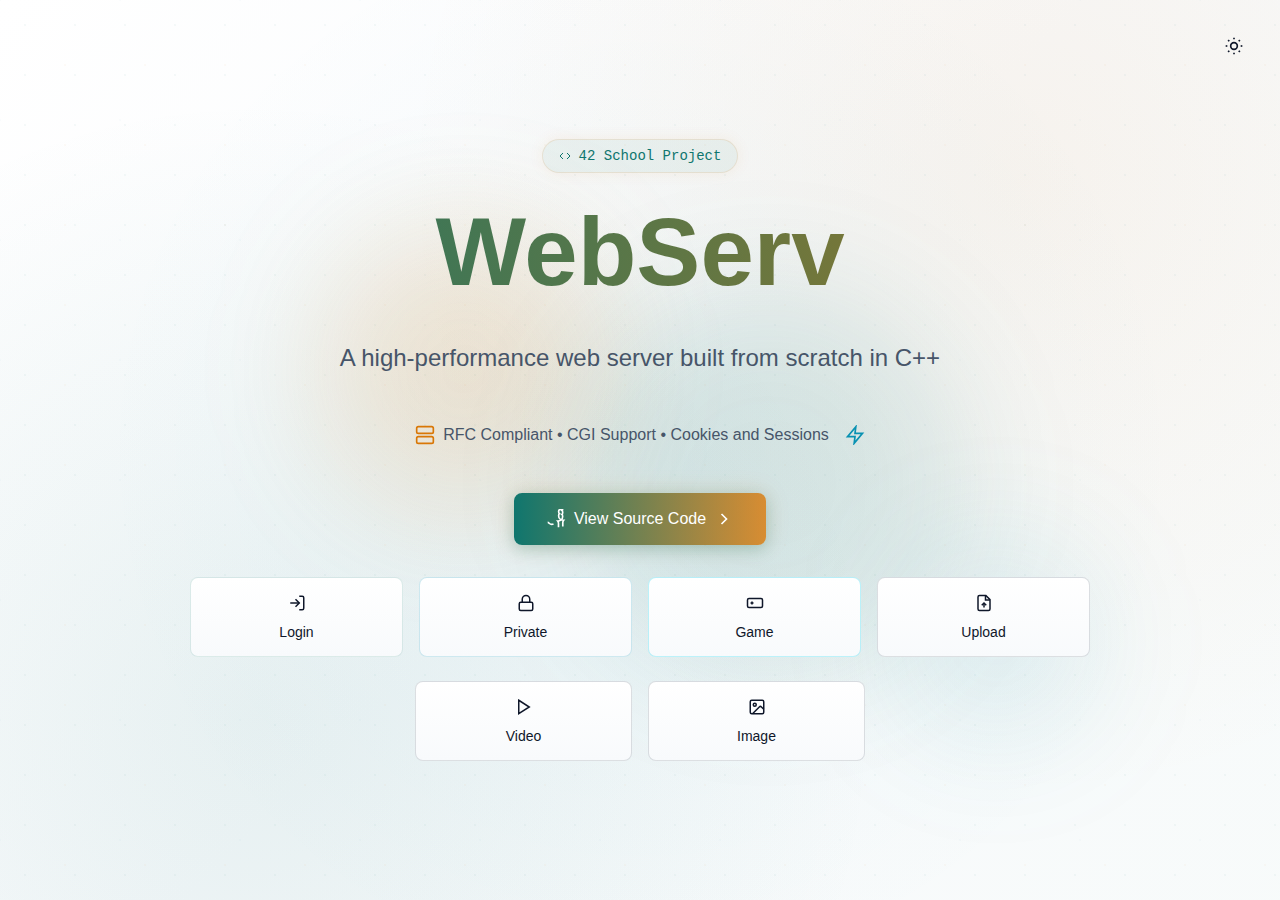
<file: hackerrank-test/home/index.html>
<!DOCTYPE html>
<html lang="en">
<head>
    <meta charset="UTF-8">
    <meta name="viewport" content="width=device-width, initial-scale=1.0">
    <title>WebServ - 42 School Project</title>
    <link rel="stylesheet" href="styles.css">
</head>
<body>
    <div class="container">
        <button class="theme-toggle" id="themeToggle">
            <svg class="sun-icon" width="20" height="20" viewBox="0 0 24 24" fill="none" stroke="currentColor" stroke-width="2">
                <circle cx="12" cy="12" r="4"/>
                <path d="m12 2 0 2"/>
                <path d="m12 20 0 2"/>
                <path d="m4.93 4.93 1.41 1.41"/>
                <path d="m17.66 17.66 1.41 1.41"/>
                <path d="m2 12 2 0"/>
                <path d="m20 12 2 0"/>
                <path d="m6.34 17.66-1.41 1.41"/>
                <path d="m19.07 4.93-1.41 1.41"/>
            </svg>
            <svg class="moon-icon" width="20" height="20" viewBox="0 0 24 24" fill="none" stroke="currentColor" stroke-width="2">
                <path d="M12 3a6 6 0 0 0 9 9 9 9 0 1 1-9-9Z"/>
            </svg>
        </button>

        <div class="background-grid"></div>
        <div class="background-blur blur-1"></div>
        <div class="background-blur blur-2"></div>
        <div class="background-blur blur-3"></div>

        <div class="content">
            <div class="badge">
                <svg width="12" height="12" viewBox="0 0 24 24" fill="none" stroke="currentColor" stroke-width="2">
                    <polyline points="16,18 22,12 16,6"/>
                    <polyline points="8,6 2,12 8,18"/>
                </svg>
                42 School Project
            </div>

            <h1 class="title">WebServ</h1>

            <p class="description">
                A high-performance web server built from scratch in C++
            </p>

            <div class="features">
                <svg width="20" height="20" viewBox="0 0 24 24" fill="none" stroke="currentColor" stroke-width="2">
                    <rect width="20" height="8" x="2" y="2" rx="2" ry="2"/>
                    <rect width="20" height="8" x="2" y="14" rx="2" ry="2"/>
                    <line x1="6" x2="6" y1="6" y2="6.01"/>
                    <line x1="6" x2="6" y1="18" y2="18.01"/>
                </svg>
                <span>RFC Compliant • CGI Support • Cookies and Sessions</span>
                <svg width="20" height="20" viewBox="0 0 24 24" fill="none" stroke="currentColor" stroke-width="2">
                    <polygon points="13,2 3,14 12,14 11,22 21,10 12,10 13,2"/>
                </svg>
            </div>

            <div class="main-button">
                <button class="btn btn-primary" onclick="window.open('https://github.com/olaaroub/Webserver', '_blank')"">
                    <svg width="20" height="20" viewBox="0 0 24 24" fill="none" stroke="currentColor" stroke-width="2">
                        <path d="M15 22v-4a4.8 4.8 0 0 0-1-3.5c3 0 6-2 6-5.5 0-1.1-.35-2.04-1-2.5.7-.4 1.1-1.25 1-2.5 0-1.1-.35-2.04-1-2.5.7-.4 1.1-1.25 1-2.5C20 2.04 19.65 1 19 .5c-.65-.5-1.65-.5-2.5 0-.85.5-1.35 1.54-1.35 2.5 0 1.25.4 2.1 1 2.5-.65.46-1 1.4-1 2.5 0 3.5 3 5.5 6 5.5a4.8 4.8 0 0 0-1 3.5v4"/>
                        <path d="M9 18c-4.51 2-5-2-7-2"/>
                    </svg>
                    View Source Code
                    <svg width="20" height="20" viewBox="0 0 24 24" fill="none" stroke="currentColor" stroke-width="2">
                        <path d="m9 18 6-6-6-6"/>
                    </svg>
                </button>
            </div>

            <div class="button-grid">
                <button class="btn btn-outline btn-login" onclick="window.open('cgi-bin/php/login.php', '_blank')">
                    <svg width="20" height="20" viewBox="0 0 24 24" fill="none" stroke="currentColor" stroke-width="2">
                        <path d="M15 3h4a2 2 0 0 1 2 2v14a2 2 0 0 1-2 2h-4"/>
                        <polyline points="10,17 15,12 10,7"/>
                        <line x1="15" x2="3" y1="12" y2="12"/>
                    </svg>
                    <span>Login</span>
                </button>

                <button class="btn btn-outline btn-private" onclick="window.open('secret/secretFile.html', '_blank')">
                    <svg width="20" height="20" viewBox="0 0 24 24" fill="none" stroke="currentColor" stroke-width="2">
                        <rect width="18" height="11" x="3" y="11" rx="2" ry="2"/>
                        <path d="M7 11V7a5 5 0 0 1 10 0v4"/>
                    </svg>
                    <span>Private</span>
                </button>

                <button class="btn btn-outline btn-game" onclick="window.open('onlineGame', '_blank')">
                    <svg width="20" height="20" viewBox="0 0 24 24" fill="none" stroke="currentColor" stroke-width="2">
                        <line x1="6" x2="10" y1="12" y2="12"/>
                        <line x1="8" x2="8" y1="10" y2="14"/>
                        <line x1="15" x2="15.01" y1="13" y2="13"/>
                        <line x1="18" x2="18.01" y1="11" y2="11"/>
                        <rect width="20" height="12" x="2" y="6" rx="2"/>
                    </svg>
                    <span>Game</span>
                </button>

                <button class="btn btn-outline btn-upload" onclick="window.open('uploads/postTest.html', '_blank')">
                    <svg width="20" height="20" viewBox="0 0 24 24" fill="none" stroke="currentColor" stroke-width="2">
                        <path d="M14.5 2H6a2 2 0 0 0-2 2v16a2 2 0 0 0 2 2h12a2 2 0 0 0 2-2V7.5L14.5 2z"/>
                        <polyline points="14,2 14,8 20,8"/>
                        <line x1="12" x2="12" y1="18" y2="12"/>
                        <polyline points="9,15 12,12 15,15"/>
                    </svg>
                    <span>Upload</span>
                </button>
            </div>

            <div class="button-grid-small">
                <button class="btn btn-outline btn-video" onclick="window.open('videos/win7.mp4', '_blank')">
                    <svg width="20" height="20" viewBox="0 0 24 24" fill="none" stroke="currentColor" stroke-width="2">
                        <polygon points="5,3 19,12 5,21 5,3"/>
                    </svg>
                    <span>Video</span>
                </button>

                <button class="btn btn-outline btn-image" onclick="window.open('/images/image.jpg', '_blank')">
                    <svg width="20" height="20" viewBox="0 0 24 24" fill="none" stroke="currentColor" stroke-width="2">
                        <rect width="18" height="18" x="3" y="3" rx="2" ry="2"/>
                        <circle cx="9" cy="9" r="2"/>
                        <path d="m21 15-3.086-3.086a2 2 0 0 0-2.828 0L6 21"/>
                    </svg>
                    <span>Image</span>
                </button>
            </div>
        </div>
    </div>

    <script src="script.js"></script>
</body>
</html>
</file>
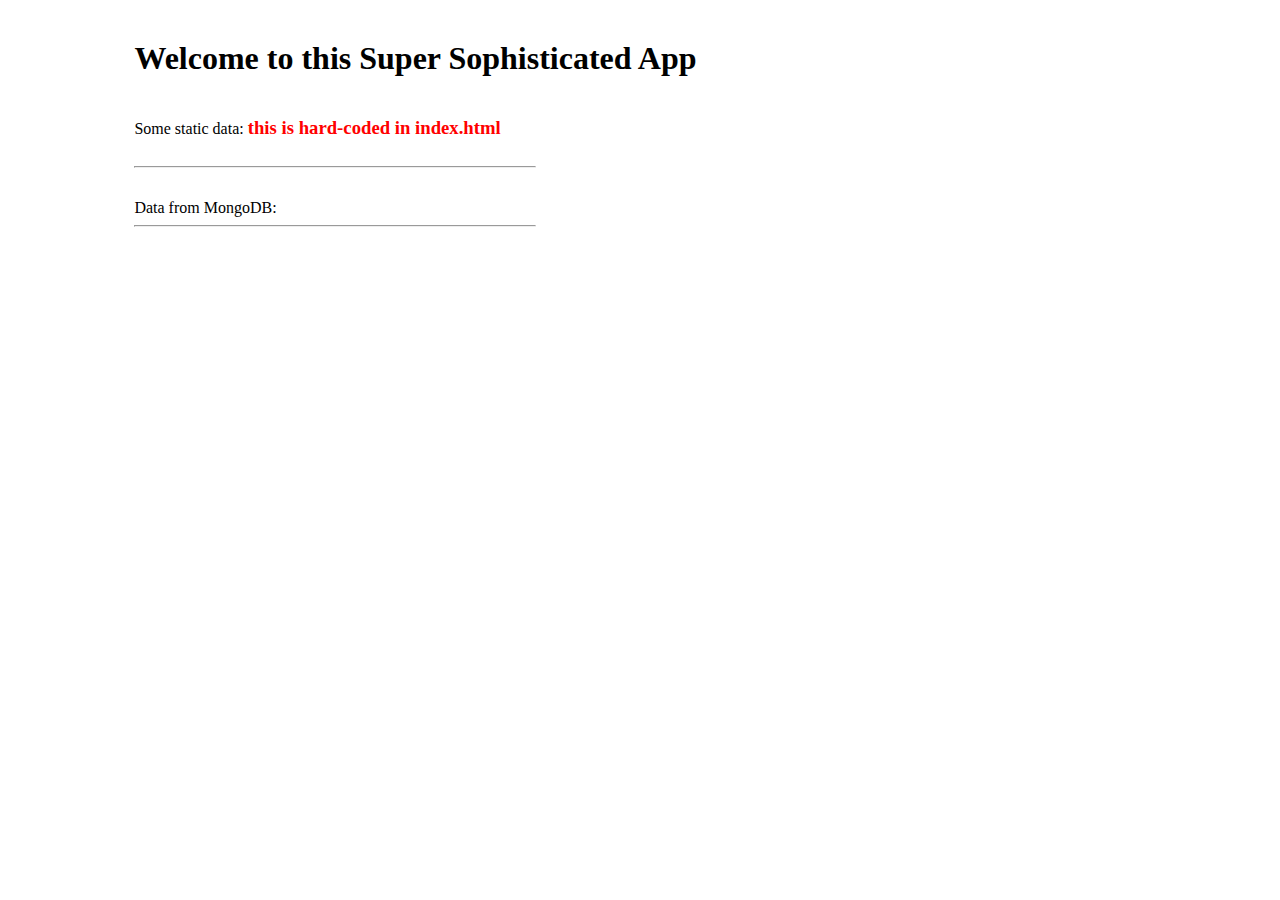
<file: mongo-test/app/index.html>
<html lang="en">
<style>
    .container {
        margin: 40px auto;
        width: 80%;
    }

    hr {
        width: 400px;
        margin-left: 0;
    }
    h3 {
        display: inline-block;
    }
    #static {
        color: red;
    }
    #dynamic {
        color: green;
    }
</style>
<script>
    (async function init() {
        const cont = document.getElementById('container');
        const response = await fetch('http://192.168.110.43:3000/fetch-data', {
            method: "GET",
            headers: {
              'Accept': 'application/json',
              'Content-Type': 'application/json'
            }
        });
        const jsonResponse = await response.json();
        document.getElementById('dynamic').textContent = jsonResponse.data;
    })();
</script>
<body>
    <div class='container' id='container'>
        <h1>Welcome to this Super Sophisticated App</h1>
        <span>Some static data:  </span><h3 id="static">this is hard-coded in index.html</h3>
        <hr />
        <span>Data from MongoDB:  </span><h3 id="dynamic"></h3>
        <hr />
    </div>
</body>
</html>
</file>
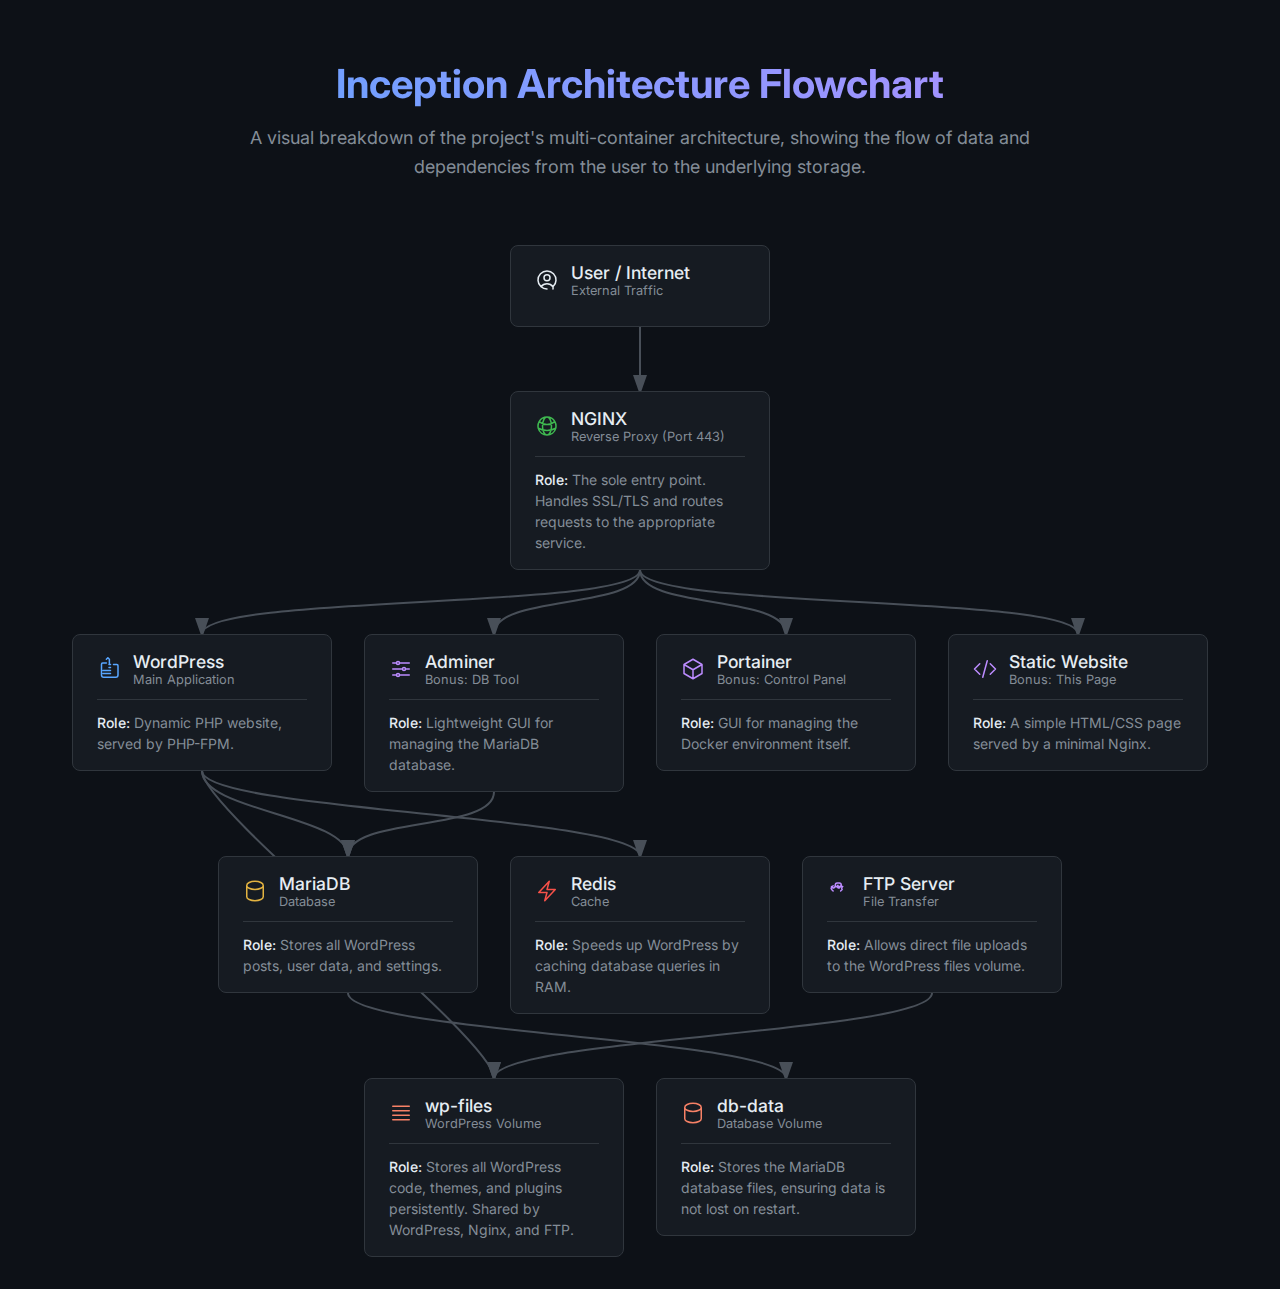
<file: srcs/requirements/bonus/website/tools/app/index.html>
<!DOCTYPE html>
<html lang="en">
<head>
    <meta charset="UTF-8">
    <meta name="viewport" content="width=device-width, initial-scale=1.0">
    <title>Inception Project Flowchart</title>
    <link rel="stylesheet" href="styles.css">
</head>
<body>
    <div class="container">
        <section class="intro-section">
            <h1>Inception Architecture Flowchart</h1>
            <p>A visual breakdown of the project's multi-container architecture, showing the flow of data and dependencies from the user to the underlying storage.</p>
        </section>

        <div class="flowchart" id="flowchart">
            <svg class="svg-canvas" id="svg-canvas">
                <defs>
                    <marker id="arrowhead" markerWidth="10" markerHeight="7" refX="8" refY="3.5" orient="auto">
                        <polygon points="0 0, 10 3.5, 0 7" fill="var(--line-color)" />
                    </marker>
                </defs>
            </svg>

            <!-- Tier 1: User -->
            <div class="flow-row">
                <div id="user" class="service-node">
                    <div class="node-header">
                        <svg class="icon-user" xmlns="http://www.w3.org/2000/svg" fill="none" viewBox="0 0 24 24" stroke-width="1.5" stroke="currentColor"><path stroke-linecap="round" stroke-linejoin="round" d="M17.982 18.725A7.488 7.488 0 0012 15.75a7.488 7.488 0 00-5.982 2.975m11.963 0a9 9 0 10-11.963 0m11.963 0A8.966 8.966 0 0118 21m-6 0a8.966 8.966 0 01-5.982-2.275M15 9.75a3 3 0 11-6 0 3 3 0 016 0z" /></svg>
                        <div class="node-title"><h3>User / Internet</h3><p>External Traffic</p></div>
                    </div>
                </div>
            </div>

            <!-- Tier 2: Entrypoint -->
            <div class="flow-row">
                <div id="nginx" class="service-node">
                     <div class="node-header">
                        <svg class="icon-nginx" xmlns="http://www.w3.org/2000/svg" fill="none" viewBox="0 0 24 24" stroke-width="1.5" stroke="currentColor"><path stroke-linecap="round" stroke-linejoin="round" d="M12 21a9.004 9.004 0 008.716-6.747M12 21a9.004 9.004 0 01-8.716-6.747M12 21c2.485 0 4.5-4.03 4.5-9S14.485 3 12 3m0 18c-2.485 0-4.5-4.03-4.5-9S9.515 3 12 3m0 0a8.997 8.997 0 017.843 4.582M12 3a8.997 8.997 0 00-7.843 4.582m15.686 0A11.953 11.953 0 0112 10.5c-2.998 0-5.74-1.1-7.843-2.918m15.686 0A8.959 8.959 0 0121 12c0 .778-.099 1.533-.284 2.253m0 0A17.919 17.919 0 0112 16.5c-3.162 0-6.133-.815-8.716-2.247m0 0A9.015 9.015 0 013 12c0-1.605.42-3.113 1.157-4.418" /></svg>
                        <div class="node-title"><h3>NGINX</h3><p>Reverse Proxy (Port 443)</p></div>
                    </div>
                    <div class="node-details"><strong>Role:</strong> The sole entry point. Handles SSL/TLS and routes requests to the appropriate service.</div>
                </div>
            </div>

            <!-- Tier 3: Application Layer -->
            <div class="flow-row">
                 <div id="wordpress" class="service-node">
                    <div class="node-header">
                        <svg class="icon-wordpress" xmlns="http://www.w3.org/2000/svg" fill="none" viewBox="0 0 24 24" stroke-width="1.5" stroke="currentColor"><path stroke-linecap="round" stroke-linejoin="round" d="M12 7.5h1.5m-1.5 3h1.5m-7.5 3h7.5m-7.5 3h7.5m3-9h3.375c.621 0 1.125.504 1.125 1.125V18a2.25 2.25 0 01-2.25 2.25H6.75A2.25 2.25 0 014.5 18V7.125c0-.621.504-1.125 1.125-1.125H9.375m3-3.75l-1.5-1.5-1.5 1.5m3 0v4.5" /></svg>
                        <div class="node-title"><h3>WordPress</h3><p>Main Application</p></div>
                    </div>
                     <div class="node-details"><strong>Role:</strong> Dynamic PHP website, served by PHP-FPM.</div>
                </div>
                 <div id="adminer" class="service-node">
                     <div class="node-header">
                         <svg class="icon-bonus" xmlns="http://www.w3.org/2000/svg" fill="none" viewBox="0 0 24 24" stroke-width="1.5" stroke="currentColor"><path stroke-linecap="round" stroke-linejoin="round" d="M10.5 6h9.75M10.5 6a1.5 1.5 0 11-3 0m3 0a1.5 1.5 0 10-3 0M3.75 6H7.5m3 12h9.75m-9.75 0a1.5 1.5 0 01-3 0m3 0a1.5 1.5 0 00-3 0m-3.75 0H7.5m9-6h3.75m-3.75 0a1.5 1.5 0 01-3 0m3 0a1.5 1.5 0 00-3 0m-9.75 0h9.75" /></svg>
                        <div class="node-title"><h3>Adminer</h3><p>Bonus: DB Tool</p></div>
                    </div>
                     <div class="node-details"><strong>Role:</strong> Lightweight GUI for managing the MariaDB database.</div>
                </div>
                 <div id="portainer" class="service-node">
                     <div class="node-header">
                         <svg class="icon-bonus" xmlns="http://www.w3.org/2000/svg" fill="none" viewBox="0 0 24 24" stroke-width="1.5" stroke="currentColor"><path stroke-linecap="round" stroke-linejoin="round" d="M21 7.5l-9-5.25L3 7.5m18 0l-9 5.25m9-5.25v9l-9 5.25M3 7.5l9 5.25M3 7.5v9l9 5.25m0-9v9" /></svg>
                        <div class="node-title"><h3>Portainer</h3><p>Bonus: Control Panel</p></div>
                    </div>
                     <div class="node-details"><strong>Role:</strong> GUI for managing the Docker environment itself.</div>
                </div>
                 <div id="website" class="service-node">
                    <div class="node-header">
                        <svg class="icon-bonus" xmlns="http://www.w3.org/2000/svg" fill="none" viewBox="0 0 24 24" stroke-width="1.5" stroke="currentColor"><path stroke-linecap="round" stroke-linejoin="round" d="M17.25 6.75L22.5 12l-5.25 5.25m-10.5 0L1.5 12l5.25-5.25m7.5-3l-4.5 16.5" /></svg>
                        <div class="node-title"><h3>Static Website</h3><p>Bonus: This Page</p></div>
                    </div>
                     <div class="node-details"><strong>Role:</strong> A simple HTML/CSS page served by a minimal Nginx.</div>
                </div>
            </div>

            <!-- Tier 4: Data & Backend Layer -->
            <div class="flow-row">
                 <div id="mariadb" class="service-node">
                    <div class="node-header">
                        <svg class="icon-mariadb" xmlns="http://www.w3.org/2000/svg" fill="none" viewBox="0 0 24 24" stroke-width="1.5" stroke="currentColor"><path stroke-linecap="round" stroke-linejoin="round" d="M20.25 6.375c0 2.278-3.694 4.125-8.25 4.125S3.75 8.653 3.75 6.375m16.5 0c0-2.278-3.694-4.125-8.25-4.125S3.75 4.097 3.75 6.375m16.5 0v11.25c0 2.278-3.694 4.125-8.25 4.125s-8.25-1.847-8.25-4.125V6.375" /></svg>
                        <div class="node-title"><h3>MariaDB</h3><p>Database</p></div>
                    </div>
                     <div class="node-details"><strong>Role:</strong> Stores all WordPress posts, user data, and settings.</div>
                </div>
                 <div id="redis" class="service-node">
                    <div class="node-header">
                         <svg class="icon-redis" xmlns="http://www.w3.org/2000/svg" fill="none" viewBox="0 0 24 24" stroke-width="1.5" stroke="currentColor"><path stroke-linecap="round" stroke-linejoin="round" d="M3.75 13.5l10.5-11.25L12 10.5h8.25L9.75 21.75 12 13.5H3.75z" /></svg>
                        <div class="node-title"><h3>Redis</h3><p>Cache</p></div>
                    </div>
                     <div class="node-details"><strong>Role:</strong> Speeds up WordPress by caching database queries in RAM.</div>
                </div>
                 <div id="ftp" class="service-node">
                    <div class="node-header">
                        <svg class="icon-bonus" xmlns="http://www.w3.org/2000/svg" fill="none" viewBox="0 0 24 24" stroke-width="1.5" stroke="currentColor"><path stroke-linecap="round" stroke-linejoin="round" d="M8.25 7.5V6.108c0-1.135.845-2.098 1.976-2.192.353-.026.692-.026 1.04 0 .348.026.692.026 1.04 0 1.131.094 1.976 1.057 1.976 2.192V7.5M8.25 7.5h7.5m-7.5 0l-1.096 1.096a1.125 1.125 0 01-1.591 0l-1.096-1.096M8.25 7.5a1.125 1.125 0 001.591 0l1.096-1.096m-1.096 1.096l1.096 1.096a1.125 1.125 0 001.591 0l1.096-1.096m-7.5 4.5l-1.538-1.538a1.5 1.5 0 010-2.121l1.538-1.538m7.5 0l1.538 1.538a1.5 1.5 0 000 2.121l-1.538 1.538" /></svg>
                        <div class="node-title"><h3>FTP Server</h3><p>File Transfer</p></div>
                    </div>
                     <div class="node-details"><strong>Role:</strong> Allows direct file uploads to the WordPress files volume.</div>
                </div>
            </div>

            <!-- Tier 5: Storage Layer -->
            <div class="flow-row">
                <div id="wp-files" class="service-node">
                    <div class="node-header">
                        <svg class="icon-volume" xmlns="http://www.w3.org/2000/svg" fill="none" viewBox="0 0 24 24" stroke-width="1.5" stroke="currentColor"><path stroke-linecap="round" stroke-linejoin="round" d="M3.75 9.75h16.5m-16.5 4.5h16.5m-16.5 4.5h16.5m-16.5-13.5h16.5" /></svg>
                        <div class="node-title"><h3>wp-files</h3><p>WordPress Volume</p></div>
                    </div>
                    <div class="node-details"><strong>Role:</strong> Stores all WordPress code, themes, and plugins persistently. Shared by WordPress, Nginx, and FTP.</div>
                </div>
                <div id="db-data" class="service-node">
                     <div class="node-header">
                        <svg class="icon-volume" xmlns="http://www.w3.org/2000/svg" fill="none" viewBox="0 0 24 24" stroke-width="1.5" stroke="currentColor"><path stroke-linecap="round" stroke-linejoin="round" d="M20.25 6.375c0 2.278-3.694 4.125-8.25 4.125S3.75 8.653 3.75 6.375m16.5 0c0-2.278-3.694-4.125-8.25-4.125S3.75 4.097 3.75 6.375m16.5 0v11.25c0 2.278-3.694 4.125-8.25 4.125s-8.25-1.847-8.25-4.125V6.375" /></svg>
                        <div class="node-title"><h3>db-data</h3><p>Database Volume</p></div>
                    </div>
                     <div class="node-details"><strong>Role:</strong> Stores the MariaDB database files, ensuring data is not lost on restart.</div>
                </div>
            </div>
        </div>

        <!-- <p class="footer">Built by olaaroub</p> -->
    </div>
    <script src="script.js"></script>

</body>
</html>
</file>
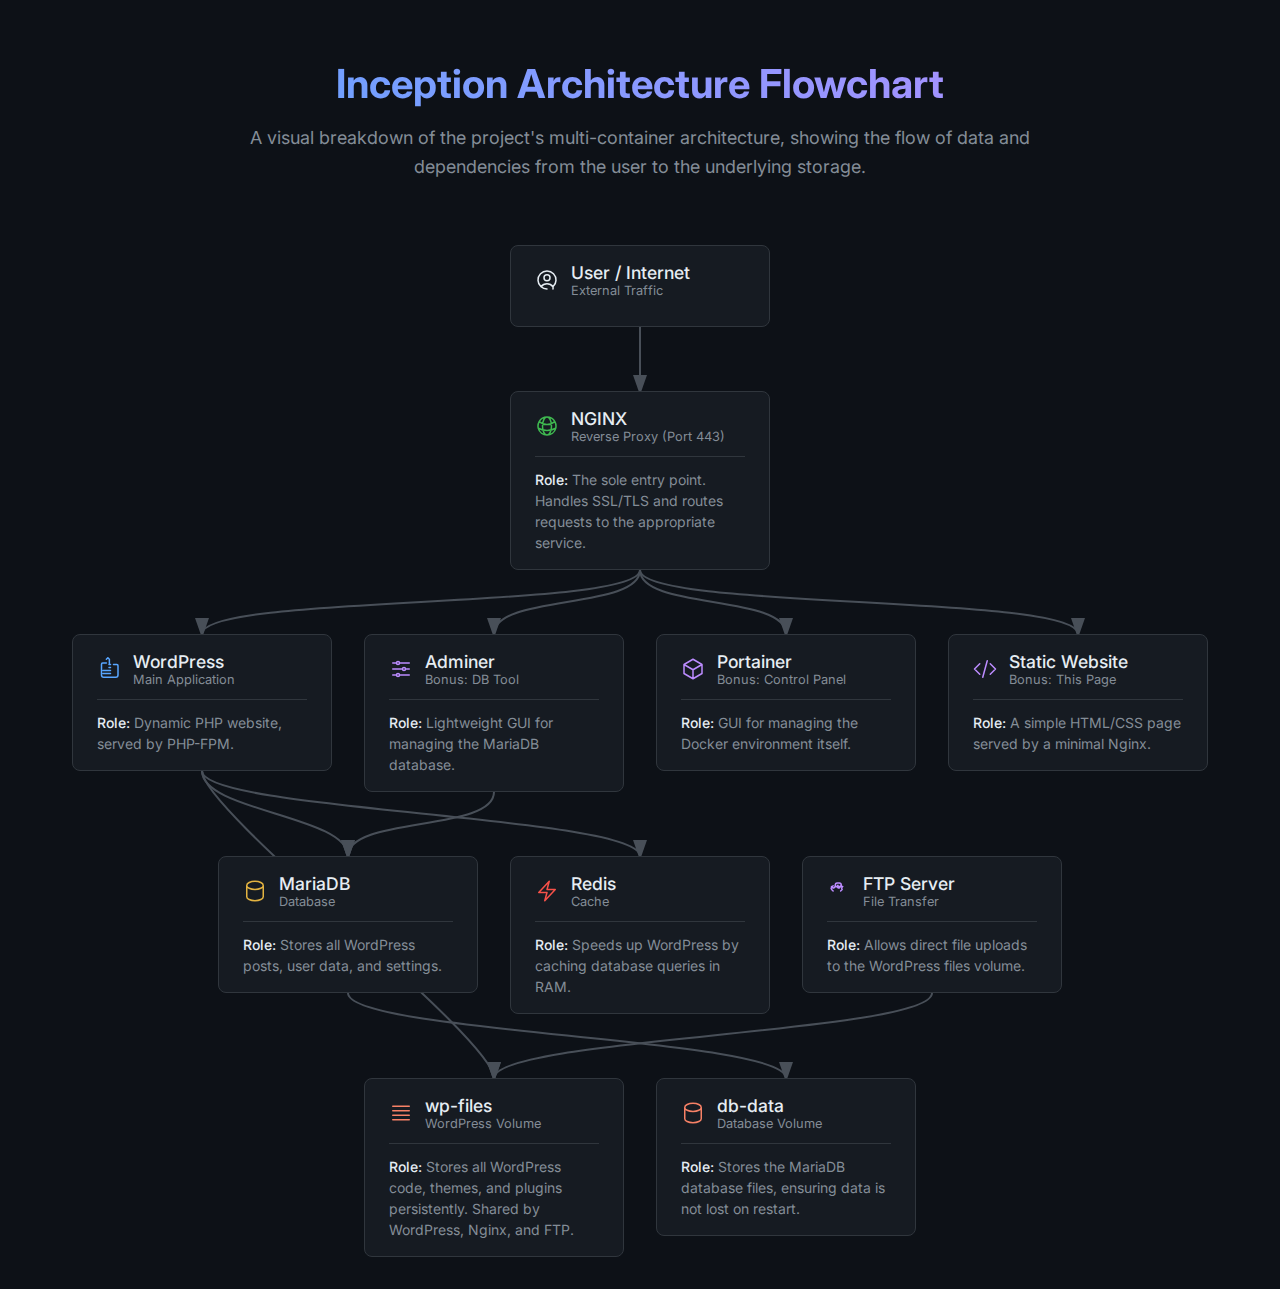
<file: srcs/requirements/bonus/website/tools/page.html>
<!DOCTYPE html>
<html lang="en">
<head>
    <meta charset="UTF-8">
    <meta name="viewport" content="width=device-width, initial-scale=1.0">
    <title>Inception Project Flowchart</title>
    <style>
        @import url('https://fonts.googleapis.com/css2?family=Inter:wght@400;500;700&display=swap');

        :root {
            --bg-dark: #0D1117;
            --bg-medium: #161B22;
            --border-color: #30363D;
            --text-primary: #E6EDF3;
            --text-secondary: #848D97;
            --accent-blue: #58A6FF;
            --accent-green: #3FB950;
            --accent-yellow: #E3B341;
            --accent-red: #F85149;
            --accent-purple: #BC8CFF;
            --accent-orange: #F78166;
            --line-color: #484F58;
        }

        *, *::before, *::after {
            box-sizing: border-box;
        }

        body {
            font-family: 'Inter', sans-serif;
            background-color: var(--bg-dark);
            color: var(--text-primary);
            margin: 0;
            padding: 2rem;
            min-height: 100vh;
        }

        .container {
            max-width: 1400px;
            margin: 0 auto;
            text-align: center;
        }

        .intro-section h1 {
            font-size: 2.5rem;
            margin-bottom: 1rem;
            background: linear-gradient(45deg, var(--accent-blue), var(--accent-purple));
            -webkit-background-clip: text;
            -webkit-text-fill-color: transparent;
        }

        .intro-section p {
            font-size: 1.125rem;
            color: var(--text-secondary);
            line-height: 1.6;
            max-width: 800px;
            margin: 0 auto 4rem auto;
        }

        .flowchart {
            display: flex;
            flex-direction: column;
            align-items: center;
            gap: 4rem;
            position: relative;
        }

        .flow-row {
            display: flex;
            justify-content: center;
            align-items: flex-start;
            gap: 2rem;
            width: 100%;
            flex-wrap: wrap;
        }

        .service-node {
            background-color: var(--bg-medium);
            border: 1px solid var(--border-color);
            border-radius: 8px;
            padding: 1rem 1.5rem;
            width: 260px;
            text-align: left;
            transition: transform 0.2s ease, box-shadow 0.2s ease;
        }

        .service-node:hover {
            transform: translateY(-5px);
            box-shadow: 0 8px 25px rgba(0,0,0,0.3);
            border-color: var(--accent-blue);
        }

        .node-header {
            display: flex;
            align-items: center;
            gap: 0.75rem;
            margin-bottom: 0.75rem;
        }

        .node-header svg {
            width: 24px;
            height: 24px;
            flex-shrink: 0;
        }

        .node-title h3 {
            margin: 0;
            font-size: 1.1rem;
            font-weight: 500;
        }
        .node-title p {
            margin: 0;
            font-size: 0.8rem;
            color: var(--text-secondary);
        }

        .node-details {
            font-size: 0.875rem;
            color: var(--text-secondary);
            line-height: 1.5;
            border-top: 1px solid var(--border-color);
            padding-top: 0.75rem;
        }

        .node-details strong {
            color: var(--text-primary);
            font-weight: 500;
        }

        .svg-canvas {
            position: absolute;
            top: 0;
            left: 0;
            width: 100%;
            height: 100%;
            z-index: -1;
            pointer-events: none;
            overflow: visible;
        }

        .connector-line {
            stroke: var(--line-color);
            stroke-width: 2;
            fill: none;
            marker-end: url(#arrowhead);
        }

        .footer {
            margin-top: 5rem;
            color: var(--text-secondary);
        }

        /* Icon Colors */
        .icon-user { color: var(--text-primary); }
        .icon-nginx { color: var(--accent-green); }
        .icon-wordpress { color: var(--accent-blue); }
        .icon-mariadb { color: var(--accent-yellow); }
        .icon-redis { color: var(--accent-red); }
        .icon-bonus { color: var(--accent-purple); }
        .icon-volume { color: var(--accent-orange); }

        @media (max-width: 900px) {
            .svg-canvas {
                display: none;
            }
            .flow-row {
                flex-direction: column;
                align-items: center;
                gap: 1.5rem;
            }
            .flowchart {
                gap: 2rem;
            }
        }
    </style>
</head>
<body>
    <div class="container">
        <section class="intro-section">
            <h1>Inception Architecture Flowchart</h1>
            <p>A visual breakdown of the project's multi-container architecture, showing the flow of data and dependencies from the user to the underlying storage.</p>
        </section>

        <div class="flowchart" id="flowchart">
            <svg class="svg-canvas" id="svg-canvas">
                <defs>
                    <marker id="arrowhead" markerWidth="10" markerHeight="7" refX="8" refY="3.5" orient="auto">
                        <polygon points="0 0, 10 3.5, 0 7" fill="var(--line-color)" />
                    </marker>
                </defs>
            </svg>

            <!-- Tier 1: User -->
            <div class="flow-row">
                <div id="user" class="service-node">
                    <div class="node-header">
                        <svg class="icon-user" xmlns="http://www.w3.org/2000/svg" fill="none" viewBox="0 0 24 24" stroke-width="1.5" stroke="currentColor"><path stroke-linecap="round" stroke-linejoin="round" d="M17.982 18.725A7.488 7.488 0 0012 15.75a7.488 7.488 0 00-5.982 2.975m11.963 0a9 9 0 10-11.963 0m11.963 0A8.966 8.966 0 0118 21m-6 0a8.966 8.966 0 01-5.982-2.275M15 9.75a3 3 0 11-6 0 3 3 0 016 0z" /></svg>
                        <div class="node-title"><h3>User / Internet</h3><p>External Traffic</p></div>
                    </div>
                </div>
            </div>

            <!-- Tier 2: Entrypoint -->
            <div class="flow-row">
                <div id="nginx" class="service-node">
                     <div class="node-header">
                        <svg class="icon-nginx" xmlns="http://www.w3.org/2000/svg" fill="none" viewBox="0 0 24 24" stroke-width="1.5" stroke="currentColor"><path stroke-linecap="round" stroke-linejoin="round" d="M12 21a9.004 9.004 0 008.716-6.747M12 21a9.004 9.004 0 01-8.716-6.747M12 21c2.485 0 4.5-4.03 4.5-9S14.485 3 12 3m0 18c-2.485 0-4.5-4.03-4.5-9S9.515 3 12 3m0 0a8.997 8.997 0 017.843 4.582M12 3a8.997 8.997 0 00-7.843 4.582m15.686 0A11.953 11.953 0 0112 10.5c-2.998 0-5.74-1.1-7.843-2.918m15.686 0A8.959 8.959 0 0121 12c0 .778-.099 1.533-.284 2.253m0 0A17.919 17.919 0 0112 16.5c-3.162 0-6.133-.815-8.716-2.247m0 0A9.015 9.015 0 013 12c0-1.605.42-3.113 1.157-4.418" /></svg>
                        <div class="node-title"><h3>NGINX</h3><p>Reverse Proxy (Port 443)</p></div>
                    </div>
                    <div class="node-details"><strong>Role:</strong> The sole entry point. Handles SSL/TLS and routes requests to the appropriate service.</div>
                </div>
            </div>

            <!-- Tier 3: Application Layer -->
            <div class="flow-row">
                 <div id="wordpress" class="service-node">
                    <div class="node-header">
                        <svg class="icon-wordpress" xmlns="http://www.w3.org/2000/svg" fill="none" viewBox="0 0 24 24" stroke-width="1.5" stroke="currentColor"><path stroke-linecap="round" stroke-linejoin="round" d="M12 7.5h1.5m-1.5 3h1.5m-7.5 3h7.5m-7.5 3h7.5m3-9h3.375c.621 0 1.125.504 1.125 1.125V18a2.25 2.25 0 01-2.25 2.25H6.75A2.25 2.25 0 014.5 18V7.125c0-.621.504-1.125 1.125-1.125H9.375m3-3.75l-1.5-1.5-1.5 1.5m3 0v4.5" /></svg>
                        <div class="node-title"><h3>WordPress</h3><p>Main Application</p></div>
                    </div>
                     <div class="node-details"><strong>Role:</strong> Dynamic PHP website, served by PHP-FPM.</div>
                </div>
                 <div id="adminer" class="service-node">
                     <div class="node-header">
                         <svg class="icon-bonus" xmlns="http://www.w3.org/2000/svg" fill="none" viewBox="0 0 24 24" stroke-width="1.5" stroke="currentColor"><path stroke-linecap="round" stroke-linejoin="round" d="M10.5 6h9.75M10.5 6a1.5 1.5 0 11-3 0m3 0a1.5 1.5 0 10-3 0M3.75 6H7.5m3 12h9.75m-9.75 0a1.5 1.5 0 01-3 0m3 0a1.5 1.5 0 00-3 0m-3.75 0H7.5m9-6h3.75m-3.75 0a1.5 1.5 0 01-3 0m3 0a1.5 1.5 0 00-3 0m-9.75 0h9.75" /></svg>
                        <div class="node-title"><h3>Adminer</h3><p>Bonus: DB Tool</p></div>
                    </div>
                     <div class="node-details"><strong>Role:</strong> Lightweight GUI for managing the MariaDB database.</div>
                </div>
                 <div id="portainer" class="service-node">
                     <div class="node-header">
                         <svg class="icon-bonus" xmlns="http://www.w3.org/2000/svg" fill="none" viewBox="0 0 24 24" stroke-width="1.5" stroke="currentColor"><path stroke-linecap="round" stroke-linejoin="round" d="M21 7.5l-9-5.25L3 7.5m18 0l-9 5.25m9-5.25v9l-9 5.25M3 7.5l9 5.25M3 7.5v9l9 5.25m0-9v9" /></svg>
                        <div class="node-title"><h3>Portainer</h3><p>Bonus: Control Panel</p></div>
                    </div>
                     <div class="node-details"><strong>Role:</strong> GUI for managing the Docker environment itself.</div>
                </div>
                 <div id="website" class="service-node">
                    <div class="node-header">
                        <svg class="icon-bonus" xmlns="http://www.w3.org/2000/svg" fill="none" viewBox="0 0 24 24" stroke-width="1.5" stroke="currentColor"><path stroke-linecap="round" stroke-linejoin="round" d="M17.25 6.75L22.5 12l-5.25 5.25m-10.5 0L1.5 12l5.25-5.25m7.5-3l-4.5 16.5" /></svg>
                        <div class="node-title"><h3>Static Website</h3><p>Bonus: This Page</p></div>
                    </div>
                     <div class="node-details"><strong>Role:</strong> A simple HTML/CSS page served by a minimal Nginx.</div>
                </div>
            </div>

            <!-- Tier 4: Data & Backend Layer -->
            <div class="flow-row">
                 <div id="mariadb" class="service-node">
                    <div class="node-header">
                        <svg class="icon-mariadb" xmlns="http://www.w3.org/2000/svg" fill="none" viewBox="0 0 24 24" stroke-width="1.5" stroke="currentColor"><path stroke-linecap="round" stroke-linejoin="round" d="M20.25 6.375c0 2.278-3.694 4.125-8.25 4.125S3.75 8.653 3.75 6.375m16.5 0c0-2.278-3.694-4.125-8.25-4.125S3.75 4.097 3.75 6.375m16.5 0v11.25c0 2.278-3.694 4.125-8.25 4.125s-8.25-1.847-8.25-4.125V6.375" /></svg>
                        <div class="node-title"><h3>MariaDB</h3><p>Database</p></div>
                    </div>
                     <div class="node-details"><strong>Role:</strong> Stores all WordPress posts, user data, and settings.</div>
                </div>
                 <div id="redis" class="service-node">
                    <div class="node-header">
                         <svg class="icon-redis" xmlns="http://www.w3.org/2000/svg" fill="none" viewBox="0 0 24 24" stroke-width="1.5" stroke="currentColor"><path stroke-linecap="round" stroke-linejoin="round" d="M3.75 13.5l10.5-11.25L12 10.5h8.25L9.75 21.75 12 13.5H3.75z" /></svg>
                        <div class="node-title"><h3>Redis</h3><p>Cache</p></div>
                    </div>
                     <div class="node-details"><strong>Role:</strong> Speeds up WordPress by caching database queries in RAM.</div>
                </div>
                 <div id="ftp" class="service-node">
                    <div class="node-header">
                        <svg class="icon-bonus" xmlns="http://www.w3.org/2000/svg" fill="none" viewBox="0 0 24 24" stroke-width="1.5" stroke="currentColor"><path stroke-linecap="round" stroke-linejoin="round" d="M8.25 7.5V6.108c0-1.135.845-2.098 1.976-2.192.353-.026.692-.026 1.04 0 .348.026.692.026 1.04 0 1.131.094 1.976 1.057 1.976 2.192V7.5M8.25 7.5h7.5m-7.5 0l-1.096 1.096a1.125 1.125 0 01-1.591 0l-1.096-1.096M8.25 7.5a1.125 1.125 0 001.591 0l1.096-1.096m-1.096 1.096l1.096 1.096a1.125 1.125 0 001.591 0l1.096-1.096m-7.5 4.5l-1.538-1.538a1.5 1.5 0 010-2.121l1.538-1.538m7.5 0l1.538 1.538a1.5 1.5 0 000 2.121l-1.538 1.538" /></svg>
                        <div class="node-title"><h3>FTP Server</h3><p>File Transfer</p></div>
                    </div>
                     <div class="node-details"><strong>Role:</strong> Allows direct file uploads to the WordPress files volume.</div>
                </div>
            </div>

            <!-- Tier 5: Storage Layer -->
            <div class="flow-row">
                <div id="wp-files" class="service-node">
                    <div class="node-header">
                        <svg class="icon-volume" xmlns="http://www.w3.org/2000/svg" fill="none" viewBox="0 0 24 24" stroke-width="1.5" stroke="currentColor"><path stroke-linecap="round" stroke-linejoin="round" d="M3.75 9.75h16.5m-16.5 4.5h16.5m-16.5 4.5h16.5m-16.5-13.5h16.5" /></svg>
                        <div class="node-title"><h3>wp-files</h3><p>WordPress Volume</p></div>
                    </div>
                    <div class="node-details"><strong>Role:</strong> Stores all WordPress code, themes, and plugins persistently. Shared by WordPress, Nginx, and FTP.</div>
                </div>
                <div id="db-data" class="service-node">
                     <div class="node-header">
                        <svg class="icon-volume" xmlns="http://www.w3.org/2000/svg" fill="none" viewBox="0 0 24 24" stroke-width="1.5" stroke="currentColor"><path stroke-linecap="round" stroke-linejoin="round" d="M20.25 6.375c0 2.278-3.694 4.125-8.25 4.125S3.75 8.653 3.75 6.375m16.5 0c0-2.278-3.694-4.125-8.25-4.125S3.75 4.097 3.75 6.375m16.5 0v11.25c0 2.278-3.694 4.125-8.25 4.125s-8.25-1.847-8.25-4.125V6.375" /></svg>
                        <div class="node-title"><h3>db-data</h3><p>Database Volume</p></div>
                    </div>
                     <div class="node-details"><strong>Role:</strong> Stores the MariaDB database files, ensuring data is not lost on restart.</div>
                </div>
            </div>
        </div>

        <!-- <p class="footer">Built by olaaroub</p> -->
    </div>

    <script>
        function drawConnections() {
            const svg = document.getElementById('svg-canvas');
            const flowchart = document.getElementById('flowchart');
            // Clear previous lines
            svg.innerHTML = svg.querySelector('defs').outerHTML;

            if (window.innerWidth <= 900) return;

            const connections = [
                ['user', 'nginx'],
                ['nginx', 'wordpress'], ['nginx', 'adminer'], ['nginx', 'portainer'], ['nginx', 'website'],
                ['wordpress', 'mariadb'], ['wordpress', 'redis'],
                ['adminer', 'mariadb'],
                ['wordpress', 'wp-files'], ['ftp', 'wp-files'],
                ['mariadb', 'db-data']
            ];

            const flowchartRect = flowchart.getBoundingClientRect();

            connections.forEach(([fromId, toId]) => {
                const fromEl = document.getElementById(fromId);
                const toEl = document.getElementById(toId);
                if (!fromEl || !toEl) return;

                const fromRect = fromEl.getBoundingClientRect();
                const toRect = toEl.getBoundingClientRect();

                const x1 = (fromRect.left + fromRect.width / 2) - flowchartRect.left;
                const y1 = fromRect.bottom - flowchartRect.top;
                const x2 = (toRect.left + toRect.width / 2) - flowchartRect.left;
                const y2 = toRect.top - flowchartRect.top;

                const line = document.createElementNS('http://www.w3.org/2000/svg', 'path');
                const d = `M ${x1} ${y1} C ${x1} ${y1 + 40}, ${x2} ${y2 - 40}, ${x2} ${y2}`;
                line.setAttribute('d', d);
                line.setAttribute('class', 'connector-line');
                svg.appendChild(line);
            });
        }

        window.addEventListener('load', drawConnections);
        window.addEventListener('resize', drawConnections);
    </script>
</body>
</html>
</file>
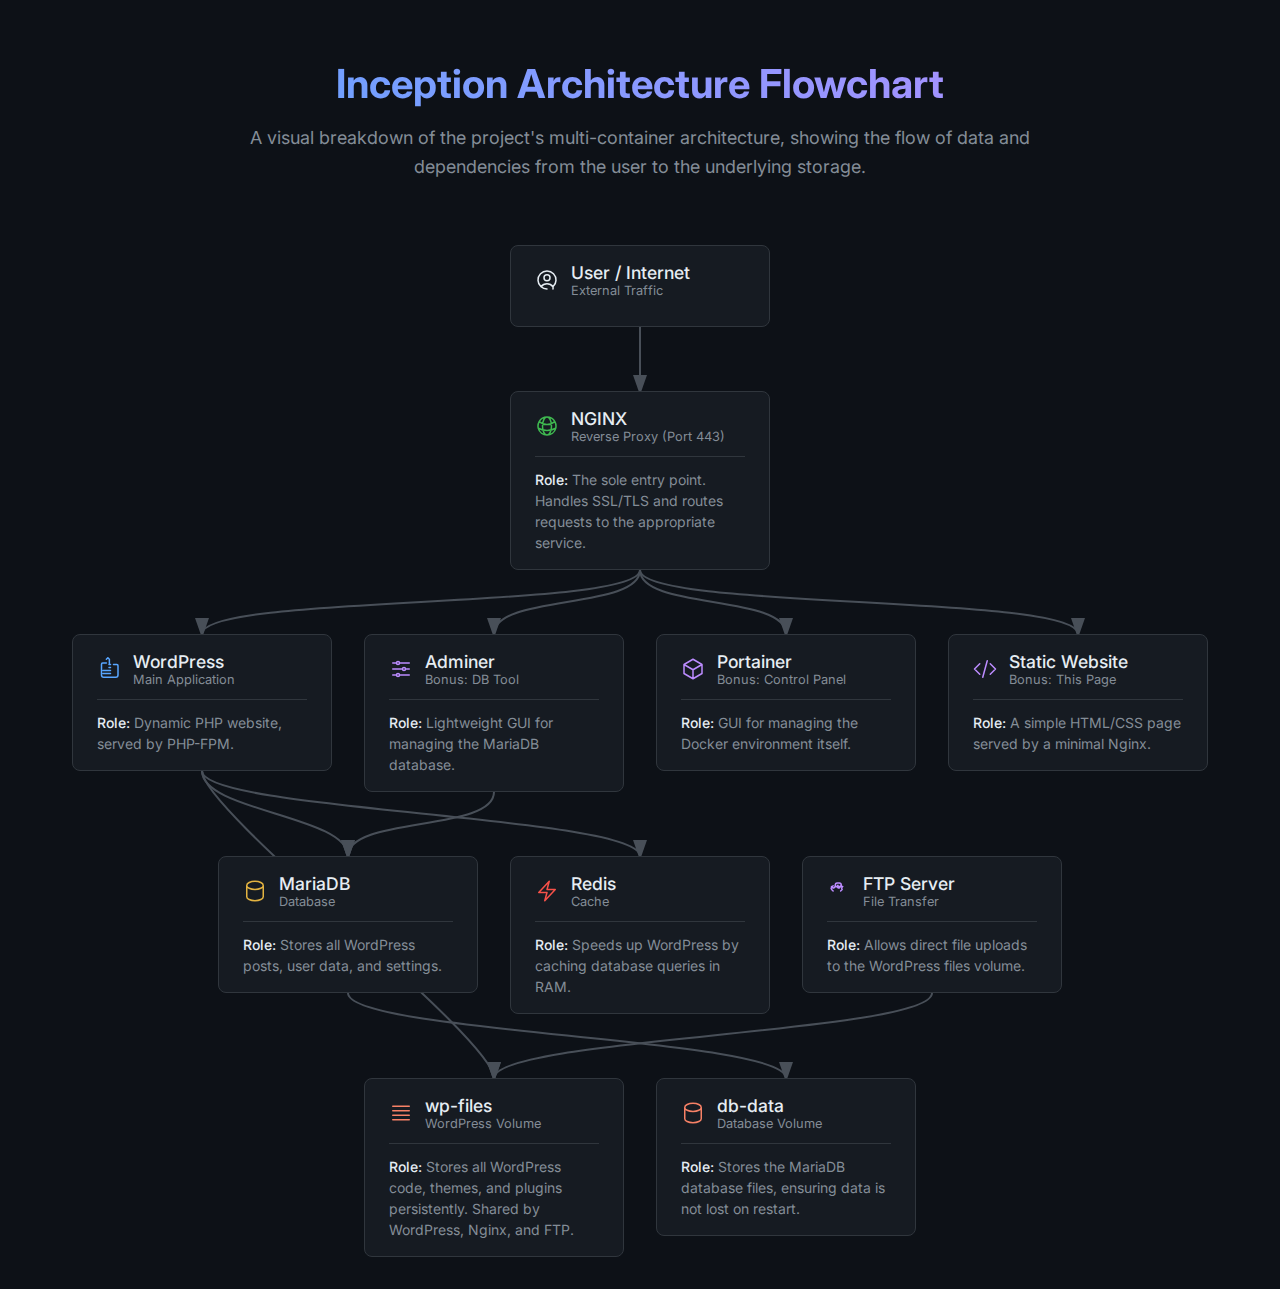
<file: srcs/requirements/bonus/website/tools/app/home.html>
<!DOCTYPE html>
<html lang="en">
<head>
    <meta charset="UTF-8">
    <meta name="viewport" content="width=device-width, initial-scale=1.0">
    <title>Inception Project Flowchart</title>
    <style>
        @import url('https://fonts.googleapis.com/css2?family=Inter:wght@400;500;700&display=swap');

        :root {
            --bg-dark: #0D1117;
            --bg-medium: #161B22;
            --border-color: #30363D;
            --text-primary: #E6EDF3;
            --text-secondary: #848D97;
            --accent-blue: #58A6FF;
            --accent-green: #3FB950;
            --accent-yellow: #E3B341;
            --accent-red: #F85149;
            --accent-purple: #BC8CFF;
            --accent-orange: #F78166;
            --line-color: #484F58;
        }

        *, *::before, *::after {
            box-sizing: border-box;
        }

        body {
            font-family: 'Inter', sans-serif;
            background-color: var(--bg-dark);
            color: var(--text-primary);
            margin: 0;
            padding: 2rem;
            min-height: 100vh;
        }

        .container {
            max-width: 1400px;
            margin: 0 auto;
            text-align: center;
        }

        .intro-section h1 {
            font-size: 2.5rem;
            margin-bottom: 1rem;
            background: linear-gradient(45deg, var(--accent-blue), var(--accent-purple));
            background-clip: text;
            -webkit-background-clip: text;
            -webkit-text-fill-color: transparent;
        }

        .intro-section p {
            font-size: 1.125rem;
            color: var(--text-secondary);
            line-height: 1.6;
            max-width: 800px;
            margin: 0 auto 4rem auto;
        }

        .flowchart {
            display: flex;
            flex-direction: column;
            align-items: center;
            gap: 4rem;
            position: relative;
        }

        .flow-row {
            display: flex;
            justify-content: center;
            align-items: flex-start;
            gap: 2rem;
            width: 100%;
            flex-wrap: wrap;
        }

        .service-node {
            background-color: var(--bg-medium);
            border: 1px solid var(--border-color);
            border-radius: 8px;
            padding: 1rem 1.5rem;
            width: 260px;
            text-align: left;
            transition: transform 0.2s ease, box-shadow 0.2s ease;
        }

        .service-node:hover {
            transform: translateY(-5px);
            box-shadow: 0 8px 25px rgba(0,0,0,0.3);
            border-color: var(--accent-blue);
        }

        .node-header {
            display: flex;
            align-items: center;
            gap: 0.75rem;
            margin-bottom: 0.75rem;
        }

        .node-header svg {
            width: 24px;
            height: 24px;
            flex-shrink: 0;
        }

        .node-title h3 {
            margin: 0;
            font-size: 1.1rem;
            font-weight: 500;
        }
        .node-title p {
            margin: 0;
            font-size: 0.8rem;
            color: var(--text-secondary);
        }

        .node-details {
            font-size: 0.875rem;
            color: var(--text-secondary);
            line-height: 1.5;
            border-top: 1px solid var(--border-color);
            padding-top: 0.75rem;
        }

        .node-details strong {
            color: var(--text-primary);
            font-weight: 500;
        }

        .svg-canvas {
            position: absolute;
            top: 0;
            left: 0;
            width: 100%;
            height: 100%;
            z-index: -1;
            pointer-events: none;
            overflow: visible;
        }

        .connector-line {
            stroke: var(--line-color);
            stroke-width: 2;
            fill: none;
            marker-end: url(#arrowhead);
        }

        .footer {
            margin-top: 5rem;
            color: var(--text-secondary);
        }

        /* Icon Colors */
        .icon-user { color: var(--text-primary); }
        .icon-nginx { color: var(--accent-green); }
        .icon-wordpress { color: var(--accent-blue); }
        .icon-mariadb { color: var(--accent-yellow); }
        .icon-redis { color: var(--accent-red); }
        .icon-bonus { color: var(--accent-purple); }
        .icon-volume { color: var(--accent-orange); }

        @media (max-width: 900px) {
            .svg-canvas {
                display: none;
            }
            .flow-row {
                flex-direction: column;
                align-items: center;
                gap: 1.5rem;
            }
            .flowchart {
                gap: 2rem;
            }
        }
    </style>
</head>
<body>
    <div class="container">
        <section class="intro-section">
            <h1>Inception Architecture Flowchart</h1>
            <p>A visual breakdown of the project's multi-container architecture, showing the flow of data and dependencies from the user to the underlying storage.</p>
        </section>

        <div class="flowchart" id="flowchart">
            <svg class="svg-canvas" id="svg-canvas">
                <defs>
                    <marker id="arrowhead" markerWidth="10" markerHeight="7" refX="8" refY="3.5" orient="auto">
                        <polygon points="0 0, 10 3.5, 0 7" fill="var(--line-color)" />
                    </marker>
                </defs>
            </svg>

            <!-- Tier 1: User -->
            <div class="flow-row">
                <div id="user" class="service-node">
                    <div class="node-header">
                        <svg class="icon-user" xmlns="http://www.w3.org/2000/svg" fill="none" viewBox="0 0 24 24" stroke-width="1.5" stroke="currentColor"><path stroke-linecap="round" stroke-linejoin="round" d="M17.982 18.725A7.488 7.488 0 0012 15.75a7.488 7.488 0 00-5.982 2.975m11.963 0a9 9 0 10-11.963 0m11.963 0A8.966 8.966 0 0118 21m-6 0a8.966 8.966 0 01-5.982-2.275M15 9.75a3 3 0 11-6 0 3 3 0 016 0z" /></svg>
                        <div class="node-title"><h3>User / Internet</h3><p>External Traffic</p></div>
                    </div>
                </div>
            </div>

            <!-- Tier 2: Entrypoint -->
            <div class="flow-row">
                <div id="nginx" class="service-node">
                     <div class="node-header">
                        <svg class="icon-nginx" xmlns="http://www.w3.org/2000/svg" fill="none" viewBox="0 0 24 24" stroke-width="1.5" stroke="currentColor"><path stroke-linecap="round" stroke-linejoin="round" d="M12 21a9.004 9.004 0 008.716-6.747M12 21a9.004 9.004 0 01-8.716-6.747M12 21c2.485 0 4.5-4.03 4.5-9S14.485 3 12 3m0 18c-2.485 0-4.5-4.03-4.5-9S9.515 3 12 3m0 0a8.997 8.997 0 017.843 4.582M12 3a8.997 8.997 0 00-7.843 4.582m15.686 0A11.953 11.953 0 0112 10.5c-2.998 0-5.74-1.1-7.843-2.918m15.686 0A8.959 8.959 0 0121 12c0 .778-.099 1.533-.284 2.253m0 0A17.919 17.919 0 0112 16.5c-3.162 0-6.133-.815-8.716-2.247m0 0A9.015 9.015 0 013 12c0-1.605.42-3.113 1.157-4.418" /></svg>
                        <div class="node-title"><h3>NGINX</h3><p>Reverse Proxy (Port 443)</p></div>
                    </div>
                    <div class="node-details"><strong>Role:</strong> The sole entry point. Handles SSL/TLS and routes requests to the appropriate service.</div>
                </div>
            </div>

            <!-- Tier 3: Application Layer -->
            <div class="flow-row">
                 <div id="wordpress" class="service-node">
                    <div class="node-header">
                        <svg class="icon-wordpress" xmlns="http://www.w3.org/2000/svg" fill="none" viewBox="0 0 24 24" stroke-width="1.5" stroke="currentColor"><path stroke-linecap="round" stroke-linejoin="round" d="M12 7.5h1.5m-1.5 3h1.5m-7.5 3h7.5m-7.5 3h7.5m3-9h3.375c.621 0 1.125.504 1.125 1.125V18a2.25 2.25 0 01-2.25 2.25H6.75A2.25 2.25 0 014.5 18V7.125c0-.621.504-1.125 1.125-1.125H9.375m3-3.75l-1.5-1.5-1.5 1.5m3 0v4.5" /></svg>
                        <div class="node-title"><h3>WordPress</h3><p>Main Application</p></div>
                    </div>
                     <div class="node-details"><strong>Role:</strong> Dynamic PHP website, served by PHP-FPM.</div>
                </div>
                 <div id="adminer" class="service-node">
                     <div class="node-header">
                         <svg class="icon-bonus" xmlns="http://www.w3.org/2000/svg" fill="none" viewBox="0 0 24 24" stroke-width="1.5" stroke="currentColor"><path stroke-linecap="round" stroke-linejoin="round" d="M10.5 6h9.75M10.5 6a1.5 1.5 0 11-3 0m3 0a1.5 1.5 0 10-3 0M3.75 6H7.5m3 12h9.75m-9.75 0a1.5 1.5 0 01-3 0m3 0a1.5 1.5 0 00-3 0m-3.75 0H7.5m9-6h3.75m-3.75 0a1.5 1.5 0 01-3 0m3 0a1.5 1.5 0 00-3 0m-9.75 0h9.75" /></svg>
                        <div class="node-title"><h3>Adminer</h3><p>Bonus: DB Tool</p></div>
                    </div>
                     <div class="node-details"><strong>Role:</strong> Lightweight GUI for managing the MariaDB database.</div>
                </div>
                 <div id="portainer" class="service-node">
                     <div class="node-header">
                         <svg class="icon-bonus" xmlns="http://www.w3.org/2000/svg" fill="none" viewBox="0 0 24 24" stroke-width="1.5" stroke="currentColor"><path stroke-linecap="round" stroke-linejoin="round" d="M21 7.5l-9-5.25L3 7.5m18 0l-9 5.25m9-5.25v9l-9 5.25M3 7.5l9 5.25M3 7.5v9l9 5.25m0-9v9" /></svg>
                        <div class="node-title"><h3>Portainer</h3><p>Bonus: Control Panel</p></div>
                    </div>
                     <div class="node-details"><strong>Role:</strong> GUI for managing the Docker environment itself.</div>
                </div>
                 <div id="website" class="service-node">
                    <div class="node-header">
                        <svg class="icon-bonus" xmlns="http://www.w3.org/2000/svg" fill="none" viewBox="0 0 24 24" stroke-width="1.5" stroke="currentColor"><path stroke-linecap="round" stroke-linejoin="round" d="M17.25 6.75L22.5 12l-5.25 5.25m-10.5 0L1.5 12l5.25-5.25m7.5-3l-4.5 16.5" /></svg>
                        <div class="node-title"><h3>Static Website</h3><p>Bonus: This Page</p></div>
                    </div>
                     <div class="node-details"><strong>Role:</strong> A simple HTML/CSS page served by a minimal Nginx.</div>
                </div>
            </div>

            <!-- Tier 4: Data & Backend Layer -->
            <div class="flow-row">
                 <div id="mariadb" class="service-node">
                    <div class="node-header">
                        <svg class="icon-mariadb" xmlns="http://www.w3.org/2000/svg" fill="none" viewBox="0 0 24 24" stroke-width="1.5" stroke="currentColor"><path stroke-linecap="round" stroke-linejoin="round" d="M20.25 6.375c0 2.278-3.694 4.125-8.25 4.125S3.75 8.653 3.75 6.375m16.5 0c0-2.278-3.694-4.125-8.25-4.125S3.75 4.097 3.75 6.375m16.5 0v11.25c0 2.278-3.694 4.125-8.25 4.125s-8.25-1.847-8.25-4.125V6.375" /></svg>
                        <div class="node-title"><h3>MariaDB</h3><p>Database</p></div>
                    </div>
                     <div class="node-details"><strong>Role:</strong> Stores all WordPress posts, user data, and settings.</div>
                </div>
                 <div id="redis" class="service-node">
                    <div class="node-header">
                         <svg class="icon-redis" xmlns="http://www.w3.org/2000/svg" fill="none" viewBox="0 0 24 24" stroke-width="1.5" stroke="currentColor"><path stroke-linecap="round" stroke-linejoin="round" d="M3.75 13.5l10.5-11.25L12 10.5h8.25L9.75 21.75 12 13.5H3.75z" /></svg>
                        <div class="node-title"><h3>Redis</h3><p>Cache</p></div>
                    </div>
                     <div class="node-details"><strong>Role:</strong> Speeds up WordPress by caching database queries in RAM.</div>
                </div>
                 <div id="ftp" class="service-node">
                    <div class="node-header">
                        <svg class="icon-bonus" xmlns="http://www.w3.org/2000/svg" fill="none" viewBox="0 0 24 24" stroke-width="1.5" stroke="currentColor"><path stroke-linecap="round" stroke-linejoin="round" d="M8.25 7.5V6.108c0-1.135.845-2.098 1.976-2.192.353-.026.692-.026 1.04 0 .348.026.692.026 1.04 0 1.131.094 1.976 1.057 1.976 2.192V7.5M8.25 7.5h7.5m-7.5 0l-1.096 1.096a1.125 1.125 0 01-1.591 0l-1.096-1.096M8.25 7.5a1.125 1.125 0 001.591 0l1.096-1.096m-1.096 1.096l1.096 1.096a1.125 1.125 0 001.591 0l1.096-1.096m-7.5 4.5l-1.538-1.538a1.5 1.5 0 010-2.121l1.538-1.538m7.5 0l1.538 1.538a1.5 1.5 0 000 2.121l-1.538 1.538" /></svg>
                        <div class="node-title"><h3>FTP Server</h3><p>File Transfer</p></div>
                    </div>
                     <div class="node-details"><strong>Role:</strong> Allows direct file uploads to the WordPress files volume.</div>
                </div>
            </div>

            <!-- Tier 5: Storage Layer -->
            <div class="flow-row">
                <div id="wp-files" class="service-node">
                    <div class="node-header">
                        <svg class="icon-volume" xmlns="http://www.w3.org/2000/svg" fill="none" viewBox="0 0 24 24" stroke-width="1.5" stroke="currentColor"><path stroke-linecap="round" stroke-linejoin="round" d="M3.75 9.75h16.5m-16.5 4.5h16.5m-16.5 4.5h16.5m-16.5-13.5h16.5" /></svg>
                        <div class="node-title"><h3>wp-files</h3><p>WordPress Volume</p></div>
                    </div>
                    <div class="node-details"><strong>Role:</strong> Stores all WordPress code, themes, and plugins persistently. Shared by WordPress, Nginx, and FTP.</div>
                </div>
                <div id="db-data" class="service-node">
                     <div class="node-header">
                        <svg class="icon-volume" xmlns="http://www.w3.org/2000/svg" fill="none" viewBox="0 0 24 24" stroke-width="1.5" stroke="currentColor"><path stroke-linecap="round" stroke-linejoin="round" d="M20.25 6.375c0 2.278-3.694 4.125-8.25 4.125S3.75 8.653 3.75 6.375m16.5 0c0-2.278-3.694-4.125-8.25-4.125S3.75 4.097 3.75 6.375m16.5 0v11.25c0 2.278-3.694 4.125-8.25 4.125s-8.25-1.847-8.25-4.125V6.375" /></svg>
                        <div class="node-title"><h3>db-data</h3><p>Database Volume</p></div>
                    </div>
                     <div class="node-details"><strong>Role:</strong> Stores the MariaDB database files, ensuring data is not lost on restart.</div>
                </div>
            </div>
        </div>

        <!-- <p class="footer">Built by olaaroub</p> -->
    </div>

    <script>
        function drawConnections() {
            const svg = document.getElementById('svg-canvas');
            const flowchart = document.getElementById('flowchart');
            // Clear previous lines
            svg.innerHTML = svg.querySelector('defs').outerHTML;

            if (window.innerWidth <= 900) return;

            const connections = [
                ['user', 'nginx'],
                ['nginx', 'wordpress'], ['nginx', 'adminer'], ['nginx', 'portainer'], ['nginx', 'website'],
                ['wordpress', 'mariadb'], ['wordpress', 'redis'],
                ['adminer', 'mariadb'],
                ['wordpress', 'wp-files'], ['ftp', 'wp-files'],
                ['mariadb', 'db-data']
            ];

            const flowchartRect = flowchart.getBoundingClientRect();

            connections.forEach(([fromId, toId]) => {
                const fromEl = document.getElementById(fromId);
                const toEl = document.getElementById(toId);
                if (!fromEl || !toEl) return;

                const fromRect = fromEl.getBoundingClientRect();
                const toRect = toEl.getBoundingClientRect();

                const x1 = (fromRect.left + fromRect.width / 2) - flowchartRect.left;
                const y1 = fromRect.bottom - flowchartRect.top;
                const x2 = (toRect.left + toRect.width / 2) - flowchartRect.left;
                const y2 = toRect.top - flowchartRect.top;

                const line = document.createElementNS('http://www.w3.org/2000/svg', 'path');
                const d = `M ${x1} ${y1} C ${x1} ${y1 + 40}, ${x2} ${y2 - 40}, ${x2} ${y2}`;
                line.setAttribute('d', d);
                line.setAttribute('class', 'connector-line');
                svg.appendChild(line);
            });
        }

        window.addEventListener('load', drawConnections);
        window.addEventListener('resize', drawConnections);
    </script>
</body>
</html>
</file>
<file: hackerrank-test/home/styles.css>
:root {
  /* Updated to Gold & Deep Teal - luxurious aesthetic palette */
  --background: #ffffff;
  --foreground: #0f172a;
  --primary: #0f766e; /* Deep teal as primary */
  --primary-foreground: #ffffff;
  --secondary: #d97706; /* Warm gold accent */
  --accent: #0891b2; /* Bright teal complement */
  --secondary-foreground: #ffffff;
  --muted: #f8fafc;
  --muted-foreground: #475569;
  --destructive: #ef4444;
  --border: #e2e8f0;
  --ring: #0f766e;

  --neutral-static: #64748b;
  --game-static: #0891b2;
}

[data-theme="dark"] {
  /* Enhanced dark mode with sophisticated teal and gold */
  --background: #0a0f0f;
  --foreground: #f1f5f9;
  --primary: #14b8a6; /* Lighter teal for dark mode */
  --primary-foreground: #ffffff;
  --secondary: #f59e0b; /* Bright gold for dark mode */
  --accent: #22d3ee; /* Bright cyan teal for dark mode */
  --secondary-foreground: #1a0b3d;
  --muted: #1e293b;
  --muted-foreground: #94a3b8;
  --destructive: #f87171;
  --border: #334155;
  --ring: #14b8a6;

  --neutral-static: #64748b;
  --game-static: #22d3ee;
}

* {
  margin: 0;
  padding: 0;
  box-sizing: border-box;
}

body {
  font-family: -apple-system, BlinkMacSystemFont, "Segoe UI", Roboto, sans-serif;
  background: var(--background);
  color: var(--foreground);
  transition: all 0.3s ease;
}

.container {
  min-height: 100vh;
  /* Updated background gradients to use deep teal with gold and cyan accents */
  background: radial-gradient(circle at 20% 80%, rgba(15, 118, 110, 0.08) 0%, transparent 50%),
    radial-gradient(circle at 80% 20%, rgba(217, 119, 6, 0.06) 0%, transparent 50%),
    radial-gradient(circle at 50% 50%, rgba(8, 145, 178, 0.04) 0%, transparent 70%),
    linear-gradient(135deg, var(--background) 0%, var(--muted) 50%, rgba(15, 118, 110, 0.03) 100%);
  display: flex;
  align-items: center;
  justify-content: center;
  position: relative;
  overflow: hidden;
}

.theme-toggle {
  position: absolute;
  top: 24px;
  right: 24px;
  z-index: 20;
  background: transparent;
  border: none;
  padding: 12px;
  border-radius: 8px;
  cursor: pointer;
  color: var(--foreground);
  transition: all 0.3s ease;
}

.theme-toggle:hover {
  background: var(--muted);
}

.sun-icon {
  display: block;
}

.moon-icon {
  display: none;
}

[data-theme="dark"] .sun-icon {
  display: none;
}

[data-theme="dark"] .moon-icon {
  display: block;
}

.background-grid {
  position: absolute;
  inset: 0;
  /* Updated grid pattern with deep teal, gold, and cyan tones */
  background-image: radial-gradient(circle, rgba(15, 118, 110, 0.04) 1px, transparent 1px),
    radial-gradient(circle, rgba(217, 119, 6, 0.03) 1px, transparent 1px),
    radial-gradient(circle, rgba(8, 145, 178, 0.02) 1px, transparent 1px);
  background-size: 50px 50px, 80px 80px, 120px 120px;
  background-position: 0 0, 25px 25px, 60px 60px;
  animation: gridFloat 20s ease-in-out infinite;
}

[data-theme="dark"] .background-grid {
  /* Enhanced dark mode grid with subtle teal, gold, and cyan */
  background-image: radial-gradient(circle, rgba(20, 184, 166, 0.06) 1px, transparent 1px),
    radial-gradient(circle, rgba(245, 158, 11, 0.04) 1px, transparent 1px),
    radial-gradient(circle, rgba(34, 211, 238, 0.03) 1px, transparent 1px);
}

.background-blur {
  position: absolute;
  border-radius: 50%;
  filter: blur(60px);
  animation: pulse 4s ease-in-out infinite;
}

.blur-1 {
  top: 25%;
  left: 25%;
  width: 288px;
  height: 288px;
  /* Gold blur for warm aesthetic accent */
  background: rgba(217, 119, 6, 0.15);
}

[data-theme="dark"] .blur-1 {
  background: rgba(245, 158, 11, 0.18);
}

.blur-2 {
  bottom: 25%;
  right: 25%;
  width: 384px;
  height: 384px;
  /* Deep teal blur for sophisticated balance */
  background: rgba(15, 118, 110, 0.12);
  animation-delay: 1s;
}

.blur-3 {
  top: 60%;
  left: 70%;
  width: 200px;
  height: 200px;
  /* Cyan teal blur for depth */
  background: rgba(8, 145, 178, 0.1);
  animation-delay: 2s;
}

@keyframes gridFloat {
  0%,
  100% {
    transform: translate(0, 0);
  }
  25% {
    transform: translate(10px, -5px);
  }
  50% {
    transform: translate(-5px, 10px);
  }
  75% {
    transform: translate(-10px, -10px);
  }
}

@keyframes pulse {
  0%,
  100% {
    opacity: 0.5;
    transform: scale(1) rotate(0deg);
  }
  50% {
    opacity: 0.8;
    transform: scale(1.1) rotate(180deg);
  }
}

.content {
  /* Increased max-width and added full-width padding for wider layout */
  max-width: 1400px;
  width: 100%;
  margin: 0 auto;
  padding: 96px 32px;
  position: relative;
  z-index: 10;
  text-align: center;
}

.badge {
  display: inline-flex;
  align-items: center;
  gap: 8px;
  /* Updated badge with deep teal and subtle gold accent */
  background: rgba(15, 118, 110, 0.06);
  color: var(--primary);
  border: 1px solid rgba(217, 119, 6, 0.12);
  padding: 8px 16px;
  border-radius: 20px;
  font-size: 14px;
  font-family: "Courier New", monospace;
  margin-bottom: 24px;
  animation: slideInUp 1s ease-out;
  box-shadow: 0 0 15px rgba(217, 119, 6, 0.08);
}

.title {
  font-size: clamp(3rem, 8vw, 6rem);
  font-weight: 700;
  margin-bottom: 32px;
  /* Enhanced gradient with deep teal, gold, and cyan */
  background: linear-gradient(90deg, var(--primary), var(--secondary), var(--accent), var(--primary));
  background-size: 400% 100%;
  background-clip: text;
  -webkit-background-clip: text;
  -webkit-text-fill-color: transparent;
  animation: slideInUp 1s ease-out 0.2s both, gradientShift 4s ease-in-out infinite;
}

@keyframes gradientShift {
  0%,
  100% {
    background-position: 0% 50%;
  }
  50% {
    background-position: 100% 50%;
  }
}

.description {
  font-size: clamp(1.25rem, 3vw, 1.5rem);
  color: var(--muted-foreground);
  line-height: 1.6;
  /* Increased max-width for wider text layout */
  max-width: 768px;
  margin: 0 auto 48px;
  animation: slideInUp 1s ease-out 0.4s both;
}

/* Using explicit bright white for dark mode description text */
[data-theme="dark"] .description {
  color: #c9d1d9;
}

.features {
  display: flex;
  align-items: center;
  justify-content: center;
  gap: 8px;
  color: var(--muted-foreground);
  margin-bottom: 48px;
  animation: slideInUp 1s ease-out 0.6s both;
}

/* Using explicit bright white for dark mode features text */
[data-theme="dark"] .features {
  color: #8b949e;
}

.features svg:first-child {
  /* Updated first icon to use gold accent */
  color: var(--secondary);
}

.features svg:last-child {
  /* Updated to use emerald accent for feature highlighting */
  color: var(--accent);
  margin-left: 8px;
}

.main-button {
  margin-bottom: 32px;
  animation: slideInUp 1s ease-out 0.8s both;
}

.btn {
  display: inline-flex;
  align-items: center;
  gap: 8px;
  padding: 16px 32px;
  border-radius: 8px;
  font-size: 16px;
  font-weight: 500;
  cursor: pointer;
  transition: all 0.3s ease;
  border: none;
  text-decoration: none;
}

.btn-primary {
  /* Updated primary button with deep teal and gold gradient */
  background: linear-gradient(90deg, var(--primary), rgba(217, 119, 6, 0.8));
  color: #fff;
  box-shadow: 0 4px 15px rgba(15, 118, 110, 0.25), 0 0 25px rgba(217, 119, 6, 0.15);
  position: relative;
  overflow: hidden;
}

.btn-primary::before {
  content: "";
  position: absolute;
  top: 0;
  left: -100%;
  width: 100%;
  height: 100%;
  background: linear-gradient(90deg, transparent, rgba(255, 255, 255, 0.2), transparent);
  transition: left 0.5s;
}

.btn-primary:hover::before {
  left: 100%;
}

.btn-primary:hover {
  /* Updated hover with teal and gold glow effects */
  background: linear-gradient(90deg, rgba(15, 118, 110, 0.95), var(--secondary));
  box-shadow: 0 8px 25px rgba(15, 118, 110, 0.35), 0 0 40px rgba(217, 119, 6, 0.25);
  transform: translateY(-2px);
}

.btn-outline {
  background: linear-gradient(180deg, var(--background), var(--muted));
  /* Updated outline button border to use deep teal */
  border: 1px solid rgba(15, 118, 110, 0.15);
  color: var(--foreground);
  flex-direction: column;
  height: 80px;
  justify-content: center;
}

.btn-outline:hover {
  transform: scale(1.05);
  /* Enhanced hover effects with gold glow */
  border-color: var(--secondary);
  background: rgba(217, 119, 6, 0.06);
  color: var(--secondary);
  box-shadow: 0 4px 20px rgba(217, 119, 6, 0.25), 0 0 30px rgba(217, 119, 6, 0.15);
}

.btn-outline span {
  font-size: 14px;
  margin-top: 4px;
}

.button-grid {
  display: grid;
  grid-template-columns: repeat(2, 1fr);
  gap: 16px;
  /* Increased max-width for wider button layout */
  max-width: 900px;
  margin: 0 auto 24px;
  animation: slideInUp 1s ease-out 1s both;
}

@media (min-width: 1024px) {
  .button-grid {
    grid-template-columns: repeat(4, 1fr);
  }
}

.button-grid-small {
  display: grid;
  grid-template-columns: repeat(2, 1fr);
  gap: 16px;
  /* Increased max-width for wider small button layout */
  max-width: 450px;
  margin: 0 auto;
  animation: slideInUp 1s ease-out 1.2s both;
}

.btn-private {
  /* Updated private button to use cyan teal accent */
  border-color: rgba(8, 145, 178, 0.2);
}

.btn-private:hover {
  border-color: rgba(8, 145, 178, 0.4);
  background: rgba(8, 145, 178, 0.05);
  color: var(--accent);
  box-shadow: 0 4px 20px rgba(8, 145, 178, 0.25), 0 0 25px rgba(8, 145, 178, 0.12);
}

.btn-game {
  /* Updated to use bright teal for game button */
  border-color: rgba(34, 211, 238, 0.3);
}

.btn-game:hover {
  border-color: rgba(34, 211, 238, 0.5);
  background: rgba(34, 211, 238, 0.05);
  color: var(--game-static);
  box-shadow: 0 4px 20px rgba(34, 211, 238, 0.15);
}

.btn-upload {
  /* Updated to use neutral gray for upload button */
  border-color: rgba(139, 148, 158, 0.3);
}

.btn-upload:hover {
  border-color: rgba(139, 148, 158, 0.5);
  background: rgba(139, 148, 158, 0.05);
  color: var(--neutral-static);
  box-shadow: 0 4px 20px rgba(139, 148, 158, 0.15), 0 0 25px rgba(139, 148, 158, 0.08);
}

.btn-video {
  /* Updated to use neutral gray for video button */
  border-color: rgba(139, 148, 158, 0.3);
}

.btn-video:hover {
  border-color: rgba(139, 148, 158, 0.5);
  background: rgba(139, 148, 158, 0.05);
  color: var(--neutral-static);
  box-shadow: 0 4px 20px rgba(139, 148, 158, 0.15), 0 0 25px rgba(139, 148, 158, 0.08);
}

.btn-image {
  /* Updated to use neutral gray for image button */
  border-color: rgba(139, 148, 158, 0.3);
}

.btn-image:hover {
  border-color: rgba(139, 148, 158, 0.5);
  background: rgba(139, 148, 158, 0.05);
  color: var(--neutral-static);
  box-shadow: 0 4px 20px rgba(139, 148, 158, 0.15), 0 0 25px rgba(139, 148, 158, 0.08);
}

@keyframes slideInUp {
  from {
    opacity: 0;
    transform: translateY(30px);
  }
  to {
    opacity: 1;
    transform: translateY(0);
  }
}

@media (max-width: 640px) {
  .content {
    /* Maintained wider padding on mobile */
    padding: 48px 24px;
  }

  .features {
    flex-direction: column;
    gap: 4px;
  }

  .features span {
    text-align: center;
  }
}
</file>
<file: srcs/requirements/bonus/website/tools/app/styles.css>
@import url('https://fonts.googleapis.com/css2?family=Inter:wght@400;500;700&display=swap');

:root {
    --bg-dark: #0D1117;
    --bg-medium: #161B22;
    --border-color: #30363D;
    --text-primary: #E6EDF3;
    --text-secondary: #848D97;
    --accent-blue: #58A6FF;
    --accent-green: #3FB950;
    --accent-yellow: #E3B341;
    --accent-red: #F85149;
    --accent-purple: #BC8CFF;
    --accent-orange: #F78166;
    --line-color: #484F58;
}

*, *::before, *::after {
    box-sizing: border-box;
}

body {
    font-family: 'Inter', sans-serif;
    background-color: var(--bg-dark);
    color: var(--text-primary);
    margin: 0;
    padding: 2rem;
    min-height: 100vh;
}

.container {
    max-width: 1400px;
    margin: 0 auto;
    text-align: center;
}

.intro-section h1 {
    font-size: 2.5rem;
    margin-bottom: 1rem;
    background: linear-gradient(45deg, var(--accent-blue), var(--accent-purple));
    background-clip: text;
    -webkit-background-clip: text;
    -webkit-text-fill-color: transparent;
}

.intro-section p {
    font-size: 1.125rem;
    color: var(--text-secondary);
    line-height: 1.6;
    max-width: 800px;
    margin: 0 auto 4rem auto;
}

.flowchart {
    display: flex;
    flex-direction: column;
    align-items: center;
    gap: 4rem;
    position: relative;
}

.flow-row {
    display: flex;
    justify-content: center;
    align-items: flex-start;
    gap: 2rem;
    width: 100%;
    flex-wrap: wrap;
}

.service-node {
    background-color: var(--bg-medium);
    border: 1px solid var(--border-color);
    border-radius: 8px;
    padding: 1rem 1.5rem;
    width: 260px;
    text-align: left;
    transition: transform 0.2s ease, box-shadow 0.2s ease;
}

.service-node:hover {
    transform: translateY(-5px);
    box-shadow: 0 8px 25px rgba(0,0,0,0.3);
    border-color: var(--accent-blue);
}

.node-header {
    display: flex;
    align-items: center;
    gap: 0.75rem;
    margin-bottom: 0.75rem;
}

.node-header svg {
    width: 24px;
    height: 24px;
    flex-shrink: 0;
}

.node-title h3 {
    margin: 0;
    font-size: 1.1rem;
    font-weight: 500;
}

.node-title p {
    margin: 0;
    font-size: 0.8rem;
    color: var(--text-secondary);
}

.node-details {
    font-size: 0.875rem;
    color: var(--text-secondary);
    line-height: 1.5;
    border-top: 1px solid var(--border-color);
    padding-top: 0.75rem;
}

.node-details strong {
    color: var(--text-primary);
    font-weight: 500;
}

.svg-canvas {
    position: absolute;
    top: 0;
    left: 0;
    width: 100%;
    height: 100%;
    z-index: -1;
    pointer-events: none;
    overflow: visible;
}

.connector-line {
    stroke: var(--line-color);
    stroke-width: 2;
    fill: none;
    marker-end: url(#arrowhead);
}

.footer {
    margin-top: 5rem;
    color: var(--text-secondary);
}

/* Icon Colors */
.icon-user { color: var(--text-primary); }
.icon-nginx { color: var(--accent-green); }
.icon-wordpress { color: var(--accent-blue); }
.icon-mariadb { color: var(--accent-yellow); }
.icon-redis { color: var(--accent-red); }
.icon-bonus { color: var(--accent-purple); }
.icon-volume { color: var(--accent-orange); }

@media (max-width: 900px) {
    .svg-canvas {
        display: none;
    }
    .flow-row {
        flex-direction: column;
        align-items: center;
        gap: 1.5rem;
    }
    .flowchart {
        gap: 2rem;
    }
}
</file>
